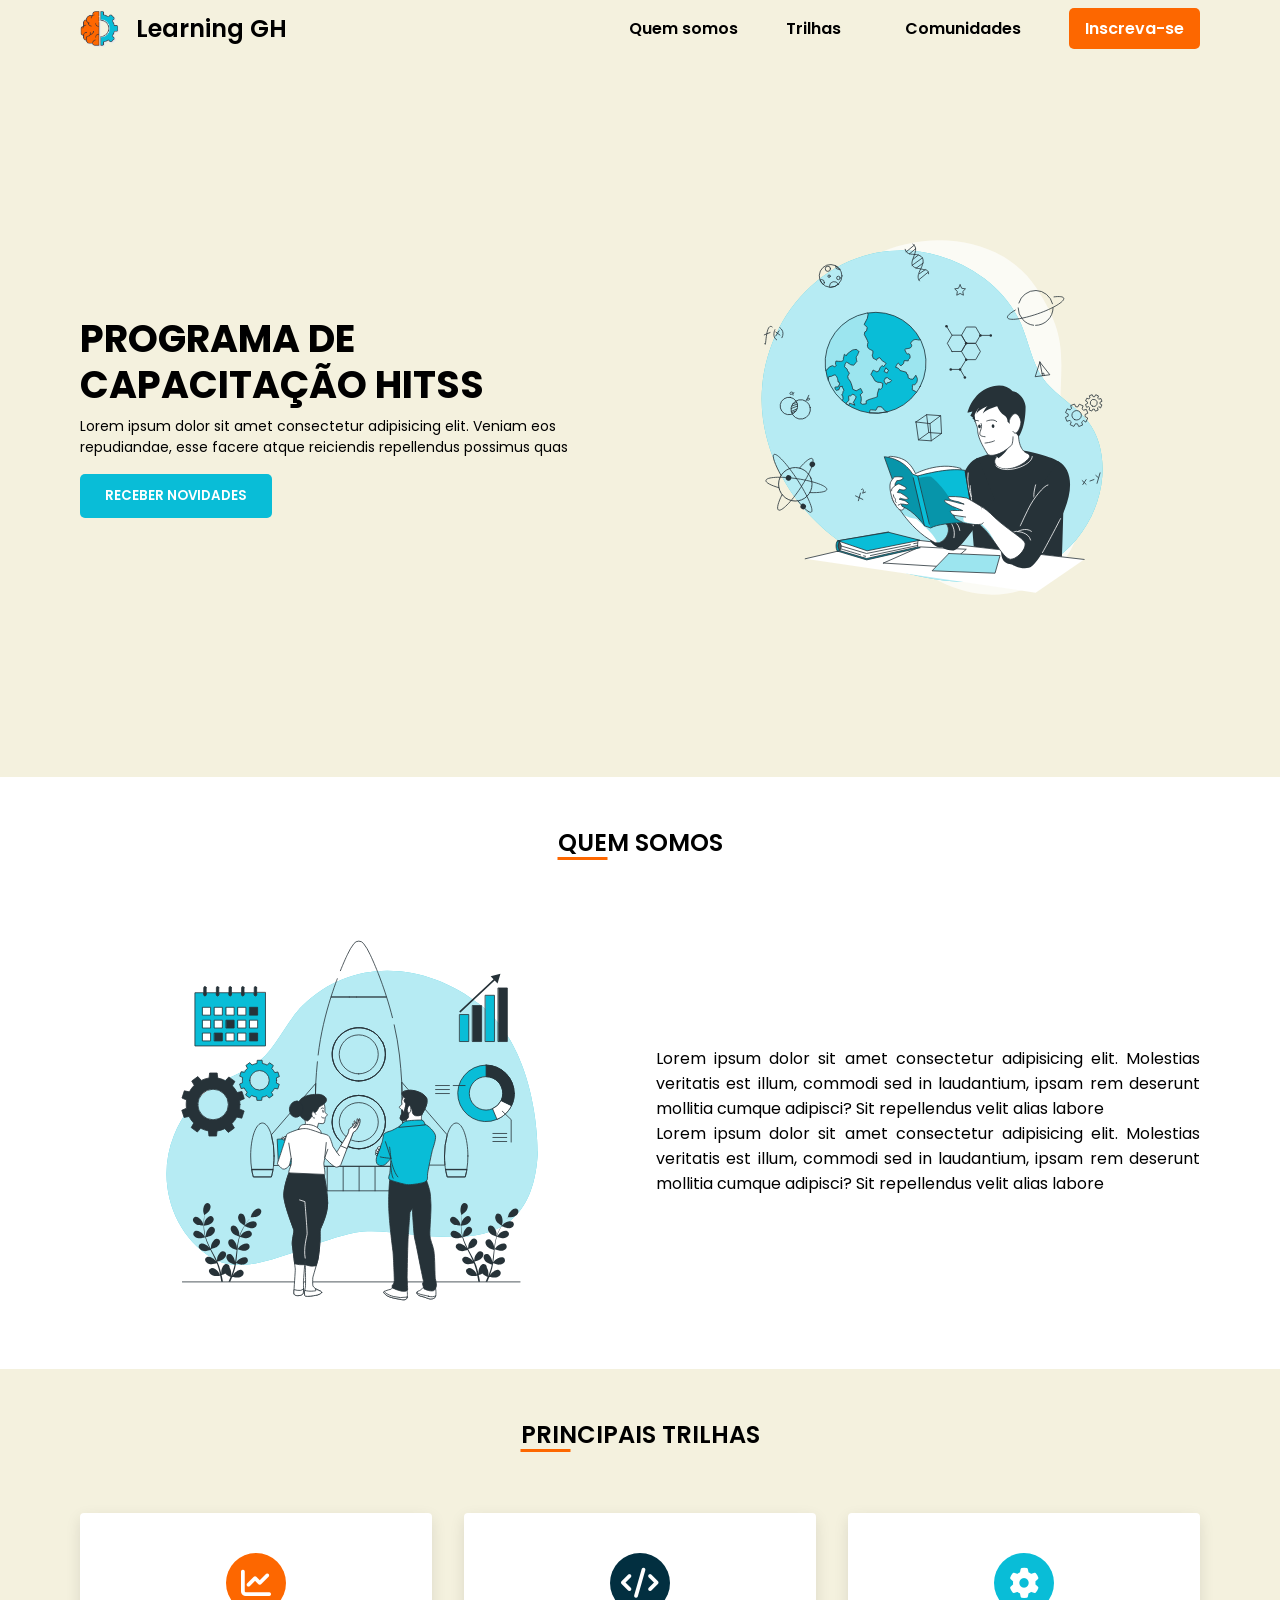
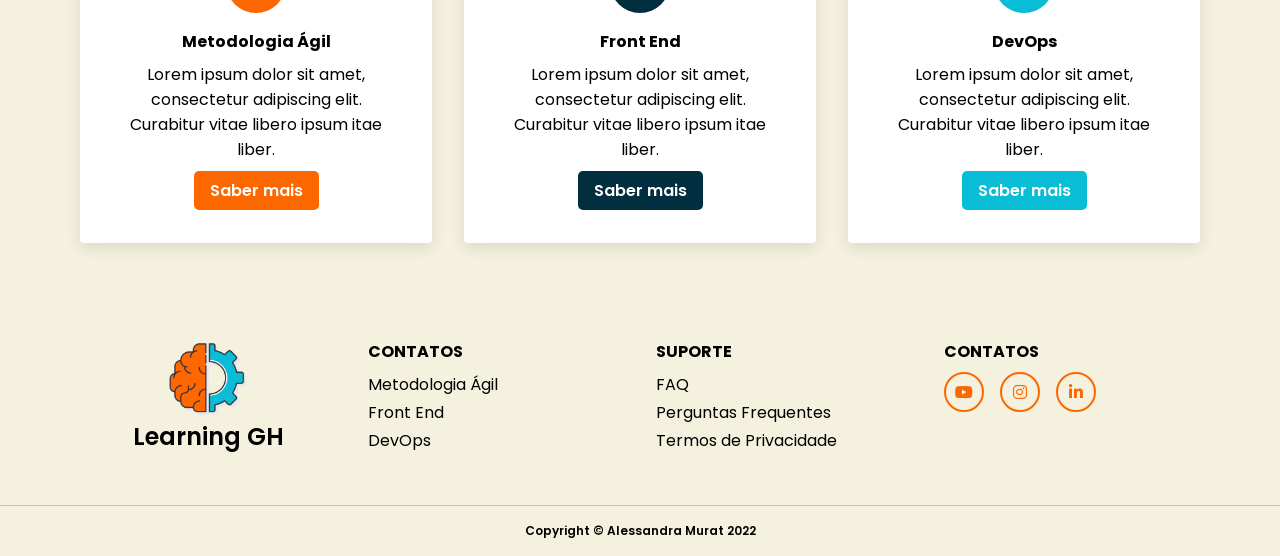
<file: landing_page_html_and_css/index.html>
<!DOCTYPE html>
<html lang="pt-br">
  <head>
    <meta charset="UTF-8" />
    <meta http-equiv="X-UA-Compatible" content="IE=edge" />
    <meta name="viewport" content="width=device-width, initial-scale=1.0" />
    <title>Document</title>
    <link rel="stylesheet" href="./style.css" />
    <link
      rel="stylesheet"
      href="https://cdnjs.cloudflare.com/ajax/libs/font-awesome/6.1.2/css/all.min.css"
      integrity="sha512-1sCRPdkRXhBV2PBLUdRb4tMg1w2YPf37qatUFeS7zlBy7jJI8Lf4VHwWfZZfpXtYSLy85pkm9GaYVYMfw5BC1A=="
      crossorigin="anonymous"
      referrerpolicy="no-referrer"
    />
  </head>

  <body>
    <header>
      <nav>
        <div class="logo">
          <img
            src="assets/images/logo-64px.png"
            alt="logo com referência ao programa hall learning, sendo a metade de um cérebro e outra metade uma engrenagem"
          />
          <h1>Learning GH</h1>
        </div>
        <button class="buttonHamburguer" onclick="abrirMenu()"><i class="fa-solid fa-bars"></i></button>
        <ul id="botoesMenu">
          <li><a href="#about" role="navigation">Quem somos</a></li>
          <li><a href="#trials" role="navigation">Trilhas</a></li>
          <li class="dropdown">
            <a class="dropbtn" role="navigation">Comunidades</a>
            <div class="dropdown-content">
              <a href="./communityAgile.html" role="navigation">Comunidade Ágil</a>
              <a href="/communityDev.html" role="navigation">Comunidade Dev</a>
            </div>
          </li>
          <li class="link-mobile"><a href="./communityAgile.html" role="navigation">Comunidade Ágil</a></li>
          <li class="link-mobile"><a href="./communityDev.html" role="navigation">Comunidade Dev</a></li>
          <li class="subscribe">
            <a class="link-subscribe" href="#" role="navigation">Inscreva-se</a>
          </li>
        </ul>
      </nav>
    </header>

    <main>
      <section class="container container-sections">
        <div class="content-sections">
          <h2>Programa de Capacitação HITSS</h2>
          <p>
            Lorem ipsum dolor sit amet consectetur adipisicing elit. Veniam eos
            repudiandae, esse facere atque reiciendis repellendus possimus quas
          </p>
          <button class="buttonNews">Receber Novidades</button>
        </div>
        <div class="image-sections">
          <img src="./assets/images/Learning-bro.svg" alt="Menino estudando online" />
        </div>
      </section>
      <section class="about" id="about">
        <div class="box-title">
          <span class="title-sections">Quem somos</span>
        </div>
        <div class="container">
          <div class="box-img">
            <img src="./assets/images/Starting a business project-bro.svg" alt="Duas pessoas conversando com ícones de engrenagens, gráficos e foguete." />
          </div>

         <div class="content-about">
          <p>
            Lorem ipsum dolor sit amet consectetur adipisicing elit. Molestias
            veritatis est illum, commodi sed in laudantium, ipsam rem deserunt
            mollitia cumque adipisci? Sit repellendus velit alias labore
          </p>
          <p>Lorem ipsum dolor sit amet consectetur adipisicing elit. Molestias
            veritatis est illum, commodi sed in laudantium, ipsam rem deserunt
            mollitia cumque adipisci? Sit repellendus velit alias labore</p>
         </div>
         
        </div>
      </section>
      <section class="trials" id="trials">
        <div class="box-title">
          <span class="title-sections">Principais trilhas</span>
        </div>
        <div class="container">
          <div class="card">
            <div class="icon"><i class="fa-solid fa-chart-line"></i></div>
            <div class="content">
              <h4>Metodologia Ágil</h4>
              <p>
                Lorem ipsum dolor sit amet, consectetur adipiscing elit.
                Curabitur vitae libero ipsum itae liber.
                
              </p>
              <a href="#" class="buttonTrials buttonTrialsOne" class="buttonMore">Saber mais</a>
            </div>
          </div>
          <div class="card">
            <div class="icon"><i class="fa-solid fa-code"></i></div>
            <div class="content">
              <h4>Front End</h4>
              <p>
                Lorem ipsum dolor sit amet, consectetur adipiscing elit.
                Curabitur vitae libero ipsum itae liber.
              </p>
              <a href="#" class="buttonTrials buttonTrialsTwo">Saber mais</a>
            </div>
          </div>
          <div class="card">
            <div class="icon"><i class="fa-solid fa-gear"></i></div>
            <div class="content">
              <h4>DevOps</h4>
              <p>
                Lorem ipsum dolor sit amet, consectetur adipiscing elit.
                Curabitur vitae libero ipsum itae liber.
              </p>
              <a href="#" class="buttonTrials buttonTrialsThree">Saber mais</a>
            </div>
          </div>
        </div>
      </section>
    </main>

    <footer >
     <div class="container">
      <div class="logo-footer">
        <img src="./assets/images/logo-128px.png" alt="logo no rodapé da página" />
        <p>Learning GH</p>
      </div>
      <div>
        <h4 class="title-footer">Contatos</h4>
      <ul class="list-footer">
        <li class="itens-footer"><a href="#">Metodologia Ágil</a></li>
        <li class="itens-footer"><a href="#">Front End</a></li>
        <li class="itens-footer"><a href="#">DevOps</a></li>
      </ul>
      </div>

      <div>
        <h4 class="title-footer">Suporte</h4>
       <ul class="list-footer">
        <li class="itens-footer"><a href="#">FAQ</a></li>
        <li class="itens-footer"><a href="#">Perguntas Frequentes</a></li>
        <li class="itens-footer"><a href="#">Termos de Privacidade</a></li>
       </ul>
      </div>
      <div>
        <h4 class="title-footer">Contatos</h4>
       <ul class="icons-footer">
        <li class="itens-icons-footer"><a href="#"><i class="fa-brands fa-youtube"></i></a></li>
        <li class="itens-icons-footer"><a href="#"><i class="fa-brands fa-instagram"></i></a></li>
        <li class="itens-icons-footer"><a href="#"><i class="fa-brands fa-linkedin-in"></i></a></li>
       </ul>
      </div>
     </div>
     <div class="copy">
      <p>Copyright © Alessandra Murat 2022</p>
     </div>
      
    </footer>

    <script>
      function abrirMenu() {
        const botoesMenu = document.getElementById("botoesMenu");

        botoesMenu.className = botoesMenu.className.includes("responsivo")
          ? ""
          : "responsivo";
      }
    </script>
  </body>
</html>
</file>
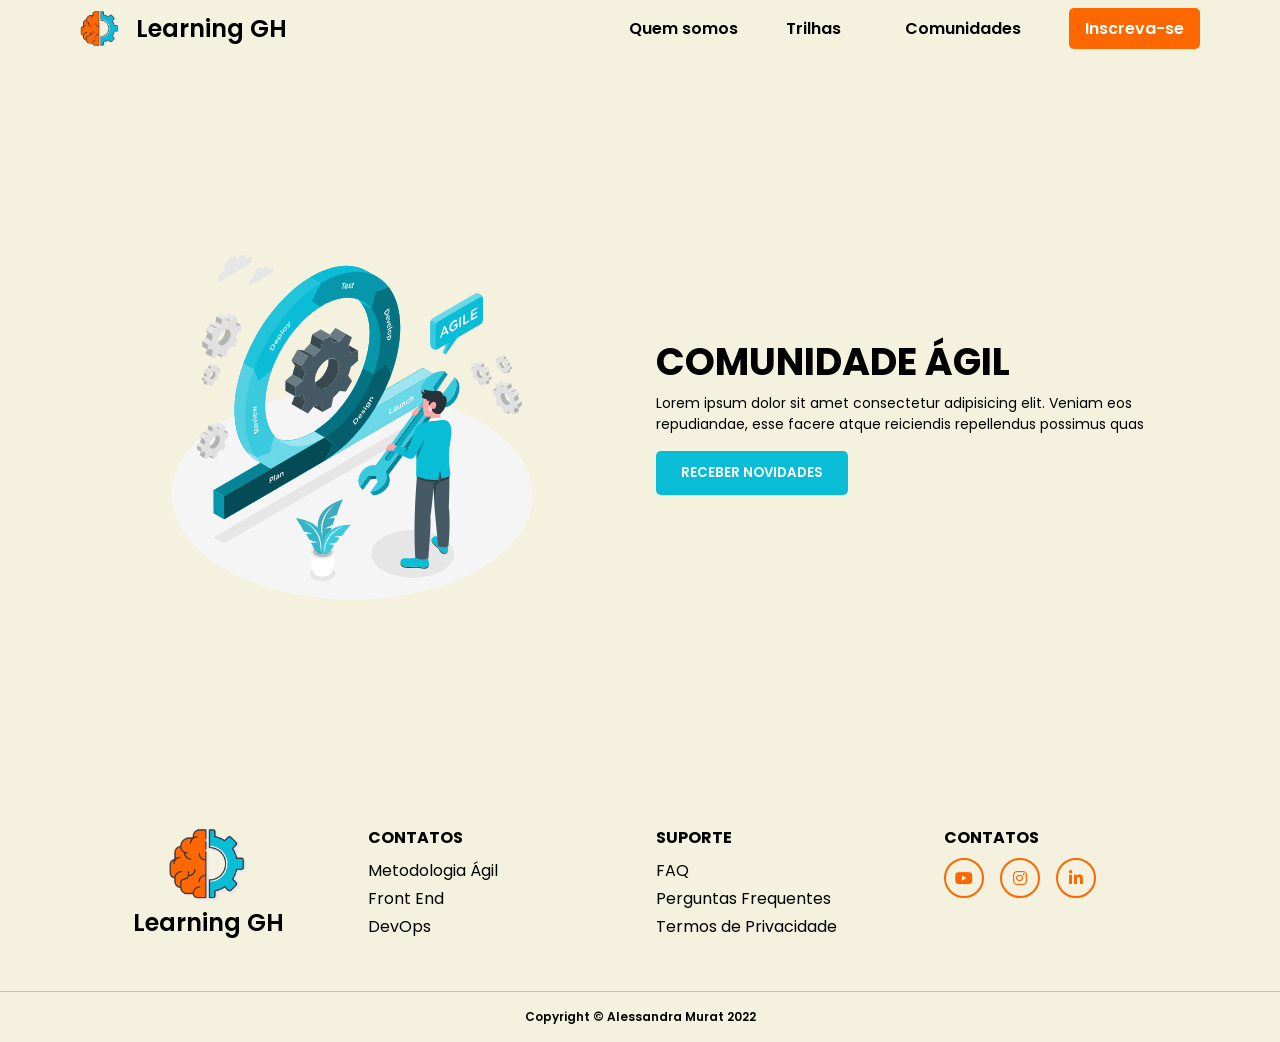
<file: landing_page_html_and_css/communityAgile.html>
<!DOCTYPE html>
<html lang="pt-br">
  <head>
    <meta charset="UTF-8" />
    <meta http-equiv="X-UA-Compatible" content="IE=edge" />
    <meta name="viewport" content="width=device-width, initial-scale=1.0" />
    <title>Comunidade Ágil</title>
    <link rel="stylesheet" href="./style.css" />
    <link
      rel="stylesheet"
      href="https://cdnjs.cloudflare.com/ajax/libs/font-awesome/6.1.2/css/all.min.css"
      integrity="sha512-1sCRPdkRXhBV2PBLUdRb4tMg1w2YPf37qatUFeS7zlBy7jJI8Lf4VHwWfZZfpXtYSLy85pkm9GaYVYMfw5BC1A=="
      crossorigin="anonymous"
      referrerpolicy="no-referrer"
    />
  </head>

  <body>
    <header>
      <nav>
        <a class="logo" href="./index.html" role="navigation">
          <img
            src="assets/images/logo-64px.png"
            alt="logo com referência ao programa hall learning, sendo a metade de um cérebro e outra metade uma engrenagem"
          />
          <h1>Learning GH</h1>
        </a>
        <button class="buttonHamburguer" onclick="abrirMenu()"><i class="fa-solid fa-bars"></i></button>
        <ul id="botoesMenu">
          <li><a href="#" role="navigation">Quem somos</a></li>
          <li><a href="#" role="navigation">Trilhas</a></li>
          <li class="dropdown">
            <a class="dropbtn" role="navigation">Comunidades</a>
            <div class="dropdown-content">
              <a href="#" role="navigation">Comunidade Ágil</a>
              <a href="./communityDev.html" role="navigation">Comunidade Dev</a>
            </div>
          </li>
          <li class="link-mobile"><a href="#" role="navigation">Comunidade Ágil</a></li>
          <li class="link-mobile"><a href="./communityDev.html" role="navigation">Comunidade Dev</a></li>
          <li class="subscribe">
            <a class="link-subscribe" href="#" role="navigation">Inscreva-se</a>
          </li>
        </ul>
      </nav>
    </header>

    <main>
      <section class="container container-sections">
        <div class="image-sections">
          <img src="./assets/images/Product iteration-amico.svg" alt="ilustração do ciclo das cerimônias ágeis" />
        </div>
        <div class="content-sections">
          <h2>Comunidade Ágil</h2>
          <p>
            Lorem ipsum dolor sit amet consectetur adipisicing elit. Veniam eos
            repudiandae, esse facere atque reiciendis repellendus possimus quas
          </p>
          <button class="buttonNews">Receber Novidades</button>
        </div>
      </section>
    </main>

    <footer >
     <div class="container">
      <div class="logo-footer">
        <img src="./assets/images/logo-128px.png" alt="logo no rodapé da página" />
        <p>Learning GH</p>
      </div>
      <div>
        <h4 class="title-footer">Contatos</h4>
      <ul class="list-footer">
        <li class="itens-footer"><a href="#">Metodologia Ágil</a></li>
        <li class="itens-footer"><a href="#">Front End</a></li>
        <li class="itens-footer"><a href="#">DevOps</a></li>
      </ul>
      </div>

      <div>
        <h4 class="title-footer">Suporte</h4>
       <ul class="list-footer">
        <li class="itens-footer"><a href="#">FAQ</a></li>
        <li class="itens-footer"><a href="#">Perguntas Frequentes</a></li>
        <li class="itens-footer"><a href="#">Termos de Privacidade</a></li>
       </ul>
      </div>
      <div>
        <h4 class="title-footer">Contatos</h4>
       <ul class="icons-footer">
        <li class="itens-icons-footer"><a href="#"><i class="fa-brands fa-youtube"></i></a></li>
        <li class="itens-icons-footer"><a href="#"><i class="fa-brands fa-instagram"></i></a></li>
        <li class="itens-icons-footer"><a href="#"><i class="fa-brands fa-linkedin-in"></i></a></li>
       </ul>
      </div>
     </div>
     <div class="copy">
      <p>Copyright © Alessandra Murat 2022</p>
     </div>
      
    </footer>

    <script>
      const arrayHeight = document.getElementsByClassName("height-nav");
      const navHeight = document.getElementsByTagName("nav")[0].clientHeight;

      for (let navHeightObj of arrayHeight)
        navHeightObj.style.height = navHeight + "px";

      function abrirMenu() {
        const botoesMenu = document.getElementById("botoesMenu");

        botoesMenu.className = botoesMenu.className.includes("responsivo")
          ? ""
          : "responsivo";
      }
    </script>
  </body>
</html>
</file>
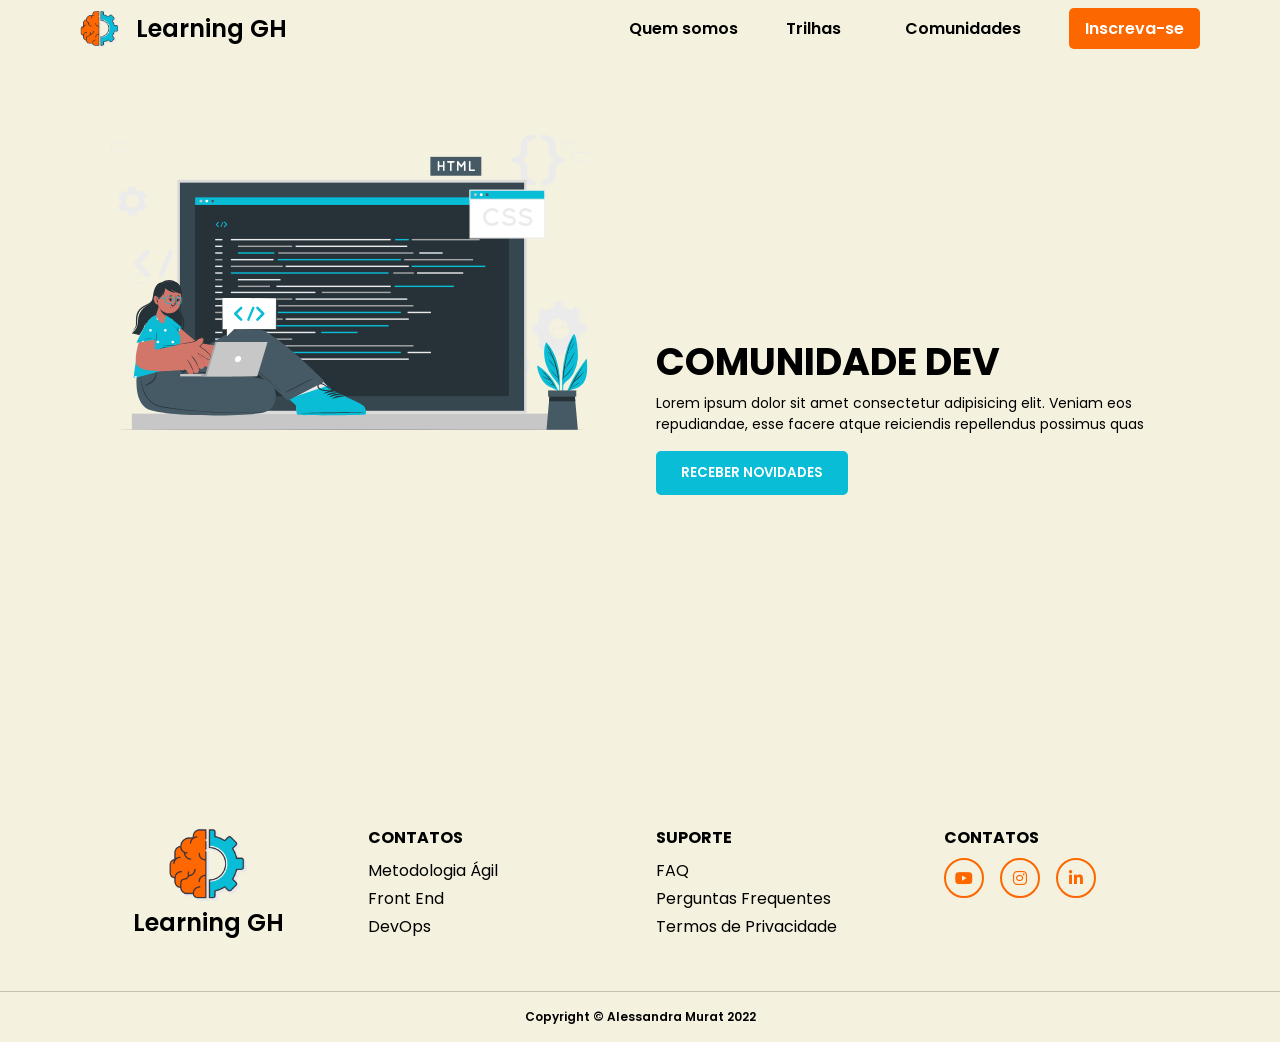
<file: landing_page_html_and_css/communityDev.html>
<!DOCTYPE html>
<html lang="pt-br">
  <head>
    <meta charset="UTF-8" />
    <meta http-equiv="X-UA-Compatible" content="IE=edge" />
    <meta name="viewport" content="width=device-width, initial-scale=1.0" />
    <title>Comunidade Dev</title>
    <link rel="stylesheet" href="./style.css" />
    <link
      rel="stylesheet"
      href="https://cdnjs.cloudflare.com/ajax/libs/font-awesome/6.1.2/css/all.min.css"
      integrity="sha512-1sCRPdkRXhBV2PBLUdRb4tMg1w2YPf37qatUFeS7zlBy7jJI8Lf4VHwWfZZfpXtYSLy85pkm9GaYVYMfw5BC1A=="
      crossorigin="anonymous"
      referrerpolicy="no-referrer"
    />
  </head>

  <body>
    <header>
      <nav>
        <a class="logo" href="./index.html" role="navigation" >
          <img
            src="assets/images/logo-64px.png"
            alt="logo com referência ao programa hall learning, sendo a metade de um cérebro e outra metade uma engrenagem"
          />
          <h1>Learning GH</h1>
        </a>
        <button class="buttonHamburguer" onclick="abrirMenu()"><i class="fa-solid fa-bars"></i></button>
        <ul id="botoesMenu">
          <li><a href="#" role="navigation">Quem somos</a></li>
          <li><a href="#" role="navigation">Trilhas</a></li>
          <li class="dropdown">
            <a class="dropbtn" role="navigation">Comunidades</a>
            <div class="dropdown-content">
              <a href="./communityAgile.html" role="navigation">Comunidade Ágil</a>
              <a href="#" role="navigation">Comunidade Dev</a>
            </div>
          </li>
          <li class="link-mobile"><a href="./communityAgile.html" role="navigation">Comunidade Ágil</a></li>
          <li class="link-mobile"><a href="#" role="navigation">Comunidade Dev</a></li>
          <li class="subscribe">
            <a class="link-subscribe" href="#" role="navigation">Inscreva-se</a>
          </li>
        </ul>
      </nav>
    </header>

    <main>
      <section class="container container-sections">
        <div class="image-sections-dev">
          <img src="./assets/images/Code typing-cuate.svg" alt="ilustração de um menina estudando css e html sentada" />
        </div>
        <div class="content-sections">
          <h2>Comunidade Dev</h2>
          <p>
            Lorem ipsum dolor sit amet consectetur adipisicing elit. Veniam eos
            repudiandae, esse facere atque reiciendis repellendus possimus quas
          </p>
          <button class="buttonNews">Receber Novidades</button>
        </div>
      </section>
    </main>

    <footer >
     <div class="container">
      <div class="logo-footer">
        <img src="./assets/images/logo-128px.png" alt="logo no rodapé da página" />
        <p>Learning GH</p>
      </div>
      <div>
        <h4 class="title-footer">Contatos</h4>
      <ul class="list-footer">
        <li class="itens-footer"><a href="#">Metodologia Ágil</a></li>
        <li class="itens-footer"><a href="#">Front End</a></li>
        <li class="itens-footer"><a href="#">DevOps</a></li>
      </ul>
      </div>

      <div>
        <h4 class="title-footer">Suporte</h4>
       <ul class="list-footer">
        <li class="itens-footer"><a href="#">FAQ</a></li>
        <li class="itens-footer"><a href="#">Perguntas Frequentes</a></li>
        <li class="itens-footer"><a href="#">Termos de Privacidade</a></li>
       </ul>
      </div>
      <div>
        <h4 class="title-footer">Contatos</h4>
       <ul class="icons-footer">
        <li class="itens-icons-footer"><a href="#"><i class="fa-brands fa-youtube"></i></a></li>
        <li class="itens-icons-footer"><a href="#"><i class="fa-brands fa-instagram"></i></a></li>
        <li class="itens-icons-footer"><a href="#"><i class="fa-brands fa-linkedin-in"></i></a></li>
       </ul>
      </div>
     </div>
     <div class="copy">
      <p>Copyright © Alessandra Murat 2022</p>
     </div>
      
    </footer>

    <script>
      const arrayHeight = document.getElementsByClassName("height-nav");
      const navHeight = document.getElementsByTagName("nav")[0].clientHeight;

      for (let navHeightObj of arrayHeight)
        navHeightObj.style.height = navHeight + "px";

      function abrirMenu() {
        const botoesMenu = document.getElementById("botoesMenu");

        botoesMenu.className = botoesMenu.className.includes("responsivo")
          ? ""
          : "responsivo";
      }
    </script>
  </body>
</html>
</file>
<file: landing_page_html_and_css/style.css>
@import url("https://fonts.googleapis.com/css2?family=Poppins:wght@200;300;400;500;600;700&display=swap");
* {
  margin: 0;
  padding: 0;
  box-sizing: border-box;
  font-family: "Poppins", sans-serif;
}
a {
  text-decoration: none;
  color: black;
}

.container {
  display: grid;
  grid-auto-flow: column;
  grid-auto-columns: 1fr;
  column-gap: 2rem;
  padding: 3rem 5rem;
}

nav {
  background-color: #f4f1de;
  justify-content: space-between;
  align-items: center;
  position: sticky;
  padding: 0.5rem 5rem;
}

.logo {
  display: flex;
  flex-direction: row;
  align-items: center;
  gap: 1rem;
}

.logo img {
  height: 40px;
}

.logo h1 {
  font-weight: 600;
}

ul#botoesMenu {
  list-style: none;
  overflow: hidden;
}

nav,
ul#botoesMenu {
  display: flex;
  flex-direction: row;
  gap: 1rem;
}

ul#botoesMenu li,
.dropbtn {
  color: black;
  text-align: center;
  text-decoration: none;
  padding: 8px 16px;
  cursor: pointer;
  font-weight: 600;
  font-size: 1rem;
}

ul#botoesMenu li a {
  color: black;
  text-decoration: none;
}

ul#botoesMenu li a:hover {
  color: #fd6700;
}

ul#botoesMenu li.link-mobile {
  display: none;
}

ul#botoesMenu .subscribe {
  background-color: #fd6700;
  border-radius: 5px;
}

ul#botoesMenu .subscribe .link-subscribe {
  color: #fff;
}

ul#botoesMenu li.dropdown {
  display: inline-block;
}

.dropdown-content {
  display: none;
  position: absolute;
  top: 50px;
  background-color: #f9f9f9;
  min-width: 160px;
  box-shadow: 0px 8px 16px 0px rgba(0, 0, 0, 0.2);
  z-index: 1;
}

.dropdown-content a {
  color: black;
  padding: 8px 16px;
  text-decoration: none;
  display: block;
  text-align: left;
  font-size: 14px;
}

.dropdown-content a:hover {
  background-color: #f1f1f1;
}

.dropdown:hover .dropdown-content {
  display: block;
}

.buttonHamburguer {
  background-color: transparent;
  border: none;
  color: #fd6700;
  font-size: 28px;
  position: absolute;
  top: 1rem;
  right: 1rem;
  display: none;
  cursor: pointer;
}

.container-sections {
  height: 80vh;
  background-color: #f4f1de;
}

.content-sections {
  display: flex;
  flex-direction: column;
  justify-content: center;
}

.content-sections h2 {
  line-height: 1.2;
  text-transform: uppercase;
  font-size: 38px;
  margin-bottom: 0.5rem;
}

.content-sections p {
  font-size: 14px;
}

.content-sections .buttonNews {
  margin-top: 1rem;
  width: 12rem;
  padding: 12px 16px;
  background-color: #09bdd7;
  border: none;
  outline: none;
  color: #fff;
  font-family: 16px;
  font-weight: 600;
  text-transform: uppercase;
  border-radius: 5px;
  cursor: pointer;
}

.image-sections {
  display: flex;
  justify-content: center;
  align-items: center;
  width: 100%;
}

.image-sections img {
  height: 400px;
}

.box-title {
  position: relative;
  padding: 3rem 0;
}

.box-title .title-sections {
  position: absolute;
  text-transform: uppercase;
  font-size: 24px;
  font-weight: 600;
  left: 50%;
  transform: translateX(-50%);
}

.box-title .title-sections:after {
  content: "";
  position: absolute;
  border-bottom: 3px solid #fd6700;
  bottom: 0;
  width: 50px;
  left: 0;
}

.about .box-img {
  display: flex;
  justify-content: center;
}

.about .box-img img {
  height: 400px;
}

.about .content-about {
  display: flex;
  flex-direction: column;
  justify-content: center;
  width: 100%;
  word-wrap: break-word;
  text-align: justify;
}

.trials {
  background-color: #f4f1de;
}

.card {
  position: relative;
  background-color: #fff;
  padding: 40px;
  box-shadow: 0 5px 15px rgba(0, 0, 0, 0.1);
  border-radius: 4px;
  overflow: hidden;
  text-align: center;
  z-index: 2;
}

.container .card .icon {
  width: 60px;
  height: 60px;
  color: #fff;
  background-color: #000;
  display: flex;
  justify-content: center;
  align-items: center;
  margin: 0 auto;
  border-radius: 50%;
  font-size: 30px;
  transition: 1s;
}

.container .card:nth-child(1) .icon {
  box-shadow: 0 0 0 0 #fd6700;
  background-color: #fd6700;
}

.container .card:nth-child(1):hover .icon {
  box-shadow: 0 0 0 400px #fd6700;
}

.container .card:nth-child(2) .icon {
  box-shadow: 0 0 0 0 #022f40;
  background-color: #022f40;
}

.container .card:nth-child(2):hover .icon {
  box-shadow: 0 0 0 400px #022f40;
}

.container .card:nth-child(3) .icon {
  box-shadow: 0 0 0 0 #09bdd7;
  background-color: #09bdd7;
}

.container .card:nth-child(3):hover .icon {
  box-shadow: 0 0 0 400px #09bdd7;
}

.container .card .content {
  transition: 0.5s;
}

.container .card:hover .content {
  color: #fff;
}

.card h4 {
  padding: 1rem 0 0.5rem 0;
}

.card p {
  padding-bottom: 1rem;
}

.card .buttonTrials {
  text-decoration: none;
  color: #fff;
  font-weight: 600;
  padding: 8px 16px;
  border-radius: 5px;
}

.buttonTrialsOne {
  background-color: #fd6700;
}

.buttonTrialsTwo {
  background-color: #022f40;
}

.buttonTrialsThree {
  background-color: #09bdd7;
}

.card:hover .buttonTrialsOne,
.card:hover .buttonTrialsTwo,
.card:hover .buttonTrialsThree {
  background-color: #fff;
}

.card:hover .buttonTrialsOne {
  color: #fd6700;
}

.card:hover .buttonTrialsTwo {
  color: #022f40;
}

.card:hover .buttonTrialsThree {
  color: #09bdd7;
}

/* Footer */

footer {
  background-color: #f4f1de;
}

footer p {
  font-weight: 600;
  font-size: 24px;
}

.logo-footer {
  display: flex;
  flex-direction: column;
  align-items: center;
}

.logo-footer img {
  height: 80px;
}

.title-footer {
  text-transform: uppercase;
  margin-bottom: 0.5rem;
}

.list-footer li {
  list-style: none;
  text-decoration: none;
  margin-bottom: 0.2rem;
}

.list-footer li a {
  text-decoration: none;
  color: black;
}

.list-footer li:hover a {
  color: #fd6700;
  font-weight: 600;
}
.icons-footer {
  display: flex;
  list-style: none;
  gap: 1rem;
}

.icons-footer li {
  height: 40px;
  width: 40px;
  border: 2px solid #fd6700;
  border-radius: 50%;
  display: flex;
  justify-content: center;
  align-items: center;
}

.icons-footer li a i {
  color: #fd6700;
}

.icons-footer li:hover {
  border: none;
  background-color: #fd6700;
}
.icons-footer li:hover a i {
  transform: rotate(360deg);
  transition: all 1.5s;
  color: #fff;
}

.copy p {
  text-align: center;
  padding: 1rem;
  border-top: 1px solid rgba(0, 0, 0, 0.2);
}

.copy p {
  font-size: 12px;
}

@media (max-width: 798px) {
  .container {
    grid-auto-flow: unset;
    column-gap: 0;
    row-gap: 2rem;
    padding: 1rem 2rem;
  }

  nav,
  ul#botoesMenu {
    flex-direction: column;
  }

  ul#botoesMenu {
    text-align: center;
    margin: 0;
    height: 0;
  }

  nav {
    padding: 0.5rem 1rem;
    align-items: flex-start;
  }
  ul#botoesMenu li.dropdown {
    display: none;
  }

  ul#botoesMenu li.link-mobile {
    display: block;
  }

  .buttonHamburguer {
    display: flex;
  }

  li,
  ul#botoesMenu {
    width: 100%;
  }

  ul#botoesMenu.responsivo {
    height: 280px;
  }

  .container-sections {
    height: 100%;
  }
}

@media (max-width: 400px)  {

  .about .box-img img {
    height: 200px;
  }

  .image-sections img{
    display: none;
  }

 
}
</file>
